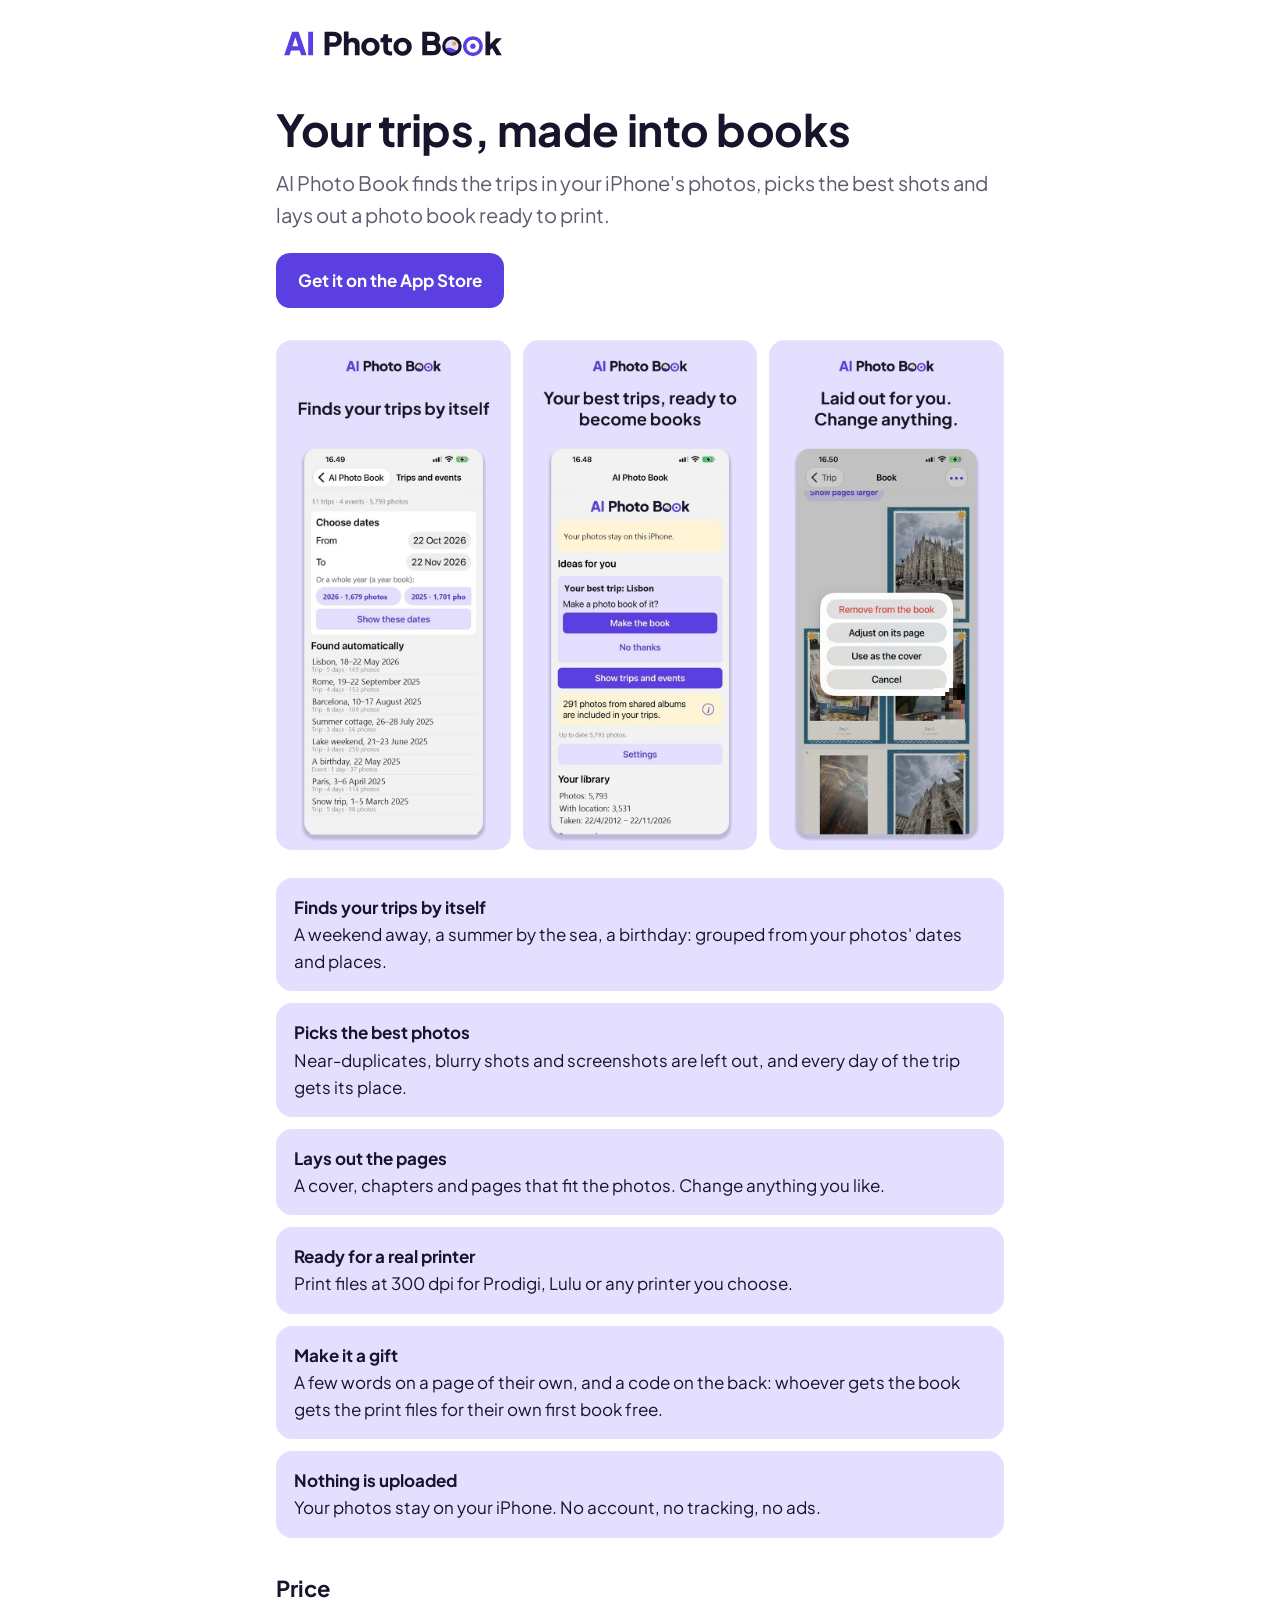
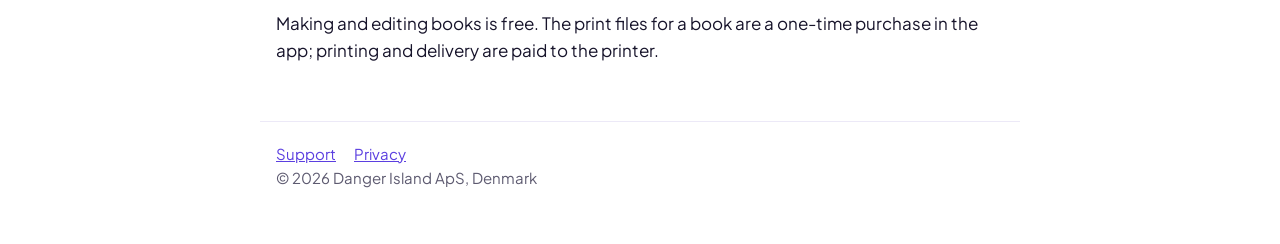
<file: index.html>
<!doctype html>
<html lang="en">
<head>
<meta charset="utf-8">
<meta name="viewport" content="width=device-width, initial-scale=1">
<title>AI Photo Book: your trips, made into books</title>
<meta name="description" content="An iPhone app that finds your trips in your photos, picks the best shots and lays out a book ready to print. Your photos stay on your iPhone.">
<!-- Safari's App Store banner; it shows once the app is live (decision 96). -->
<meta name="apple-itunes-app" content="app-id=6833502306">
<!-- The preview when the site is shared (decision 96). -->
<meta property="og:title" content="AI Photo Book: your trips, made into books">
<meta property="og:description" content="Finds the trips in your iPhone's photos, picks the best shots and lays out a book ready to print.">
<meta property="og:image" content="https://photo-book.ai/assets/og.png">
<meta property="og:image:width" content="1200">
<meta property="og:image:height" content="630">
<meta property="og:url" content="https://photo-book.ai/">
<meta name="twitter:card" content="summary_large_image">
<link rel="icon" href="/assets/favicon.svg" type="image/svg+xml">
<link rel="icon" href="/assets/favicon-32.png" sizes="32x32">
<link rel="apple-touch-icon" href="/assets/apple-touch-icon-180.png">
<link rel="stylesheet" href="/assets/style.css">
</head>
<body>
<header><a href="/"><img src="/assets/logo-horizontal-color.svg" alt="AI Photo Book"></a></header>
<main>
  <h1>Your trips, made into books</h1>
  <p class="lead">AI Photo Book finds the trips in your iPhone's photos, picks the best shots and lays out a photo book ready to print.</p>

  <a class="badge" href="https://apps.apple.com/app/id6833502306?pt=129668486&amp;ct=website&amp;mt=8">Get it on the App Store</a>
  <!-- Once the public TestFlight link is enabled (docs/app-store/testflight.md, step 3): un-comment with its address. -->
  <!-- <a class="badge secondary" href="https://testflight.apple.com/join/REPLACE">Try it early on TestFlight</a> -->

  <div class="shots">
    <img src="/assets/shots/01.jpg" width="600" height="1304" alt="The trips the app found in the photos, each with its dates and number of photos">
    <img src="/assets/shots/02.jpg" width="600" height="1304" alt="Home: the best trip, ready to become a book">
    <img src="/assets/shots/03.jpg" width="600" height="1304" alt="A laid-out book of Milano, with a menu to change a photo">
  </div>

  <ul class="points">
    <li><strong>Finds your trips by itself</strong>A weekend away, a summer by the sea, a birthday: grouped from your photos' dates and places.</li>
    <li><strong>Picks the best photos</strong>Near-duplicates, blurry shots and screenshots are left out, and every day of the trip gets its place.</li>
    <li><strong>Lays out the pages</strong>A cover, chapters and pages that fit the photos. Change anything you like.</li>
    <li><strong>Ready for a real printer</strong>Print files at 300 dpi for Prodigi, Lulu or any printer you choose.</li>
    <li><strong>Make it a gift</strong>A few words on a page of their own, and a code on the back: whoever gets the book gets the print files for their own first book free.</li>
    <li><strong>Nothing is uploaded</strong>Your photos stay on your iPhone. No account, no tracking, no ads.</li>
  </ul>

  <h2>Price</h2>
  <p>Making and editing books is free. The print files for a book are a one-time purchase in the app; printing and delivery are paid to the printer.</p>
</main>
<footer>
  <nav><a href="/support/">Support</a><a href="/privacy/">Privacy</a></nav>
  <p>© 2026 Danger Island ApS, Denmark</p>
</footer>
</body>
</html>
</file>
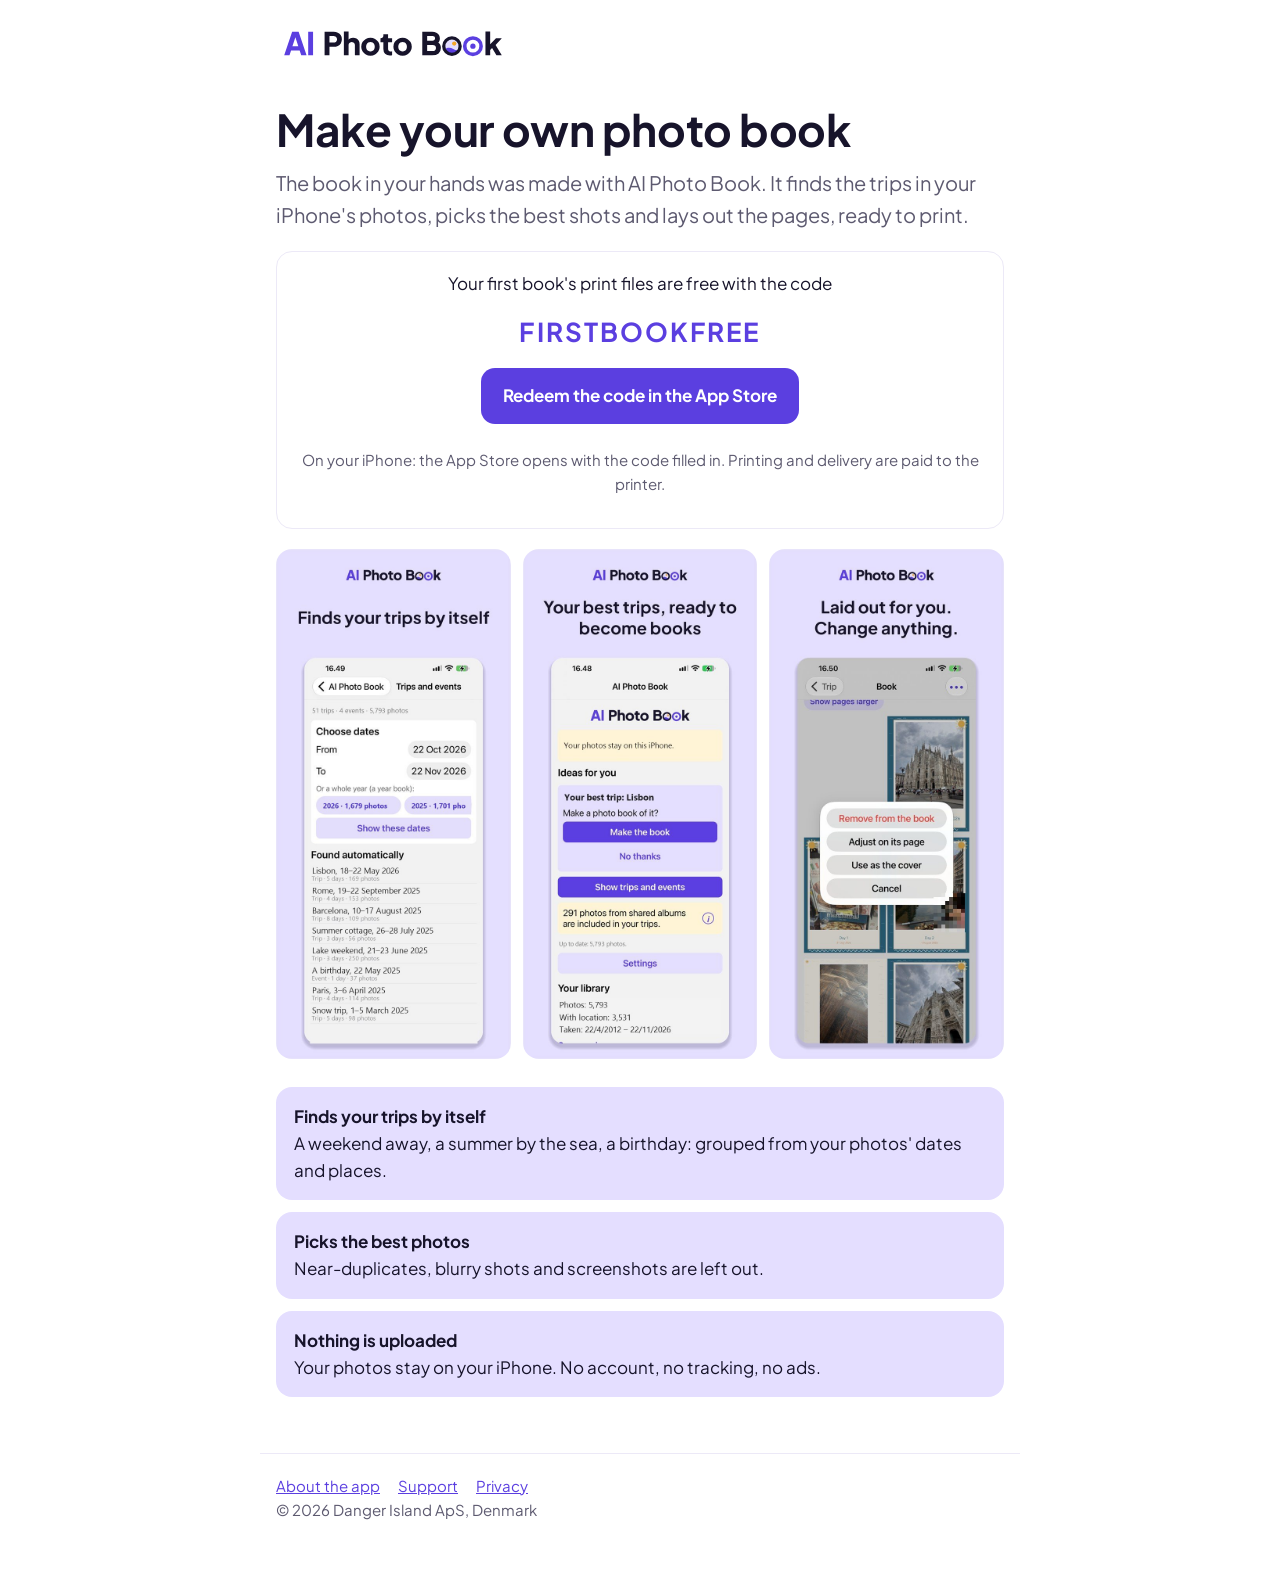
<file: gift/index.html>
<!doctype html>
<html lang="en">
<head>
<meta charset="utf-8">
<meta name="viewport" content="width=device-width, initial-scale=1">
<title>A photo book for you: AI Photo Book</title>
<meta name="description" content="Someone gave you a photo book. Make your own: AI Photo Book finds the trips in your iPhone's photos and lays out a book ready to print.">
<meta name="apple-itunes-app" content="app-id=6833502306">
<meta property="og:title" content="Make your own photo book">
<meta property="og:description" content="AI Photo Book finds the trips in your iPhone's photos and lays out a book ready to print.">
<meta property="og:image" content="https://photo-book.ai/assets/og.png">
<meta name="twitter:card" content="summary_large_image">
<link rel="icon" href="/assets/favicon.svg" type="image/svg+xml">
<link rel="apple-touch-icon" href="/assets/apple-touch-icon-180.png">
<link rel="stylesheet" href="/assets/style.css">
</head>
<body>
<!-- The page the QR code on a book's back cover opens (decision 96, virality review 2026-11-23). The code comes in the
     address (?code=…); nothing is stored or sent. -->
<header><a href="/"><img src="/assets/logo-horizontal-color.svg" alt="AI Photo Book"></a></header>
<main>
  <h1>Make your own photo book</h1>
  <p class="lead">The book in your hands was made with AI Photo Book. It finds the trips in your iPhone's photos, picks the best shots and lays out the pages, ready to print.</p>

  <div class="box gift">
    <p>Your first book's print files are free with the code</p>
    <p class="code" id="code">FIRSTBOOKFREE</p>
    <a class="badge" id="redeem" href="https://apps.apple.com/redeem?ctx=offercodes&amp;id=6833502306&amp;code=FIRSTBOOKFREE">Redeem the code in the App Store</a>
    <p class="note">On your iPhone: the App Store opens with the code filled in. Printing and delivery are paid to the printer.</p>
  </div>

  <div class="shots">
    <img src="/assets/shots/01.jpg" width="600" height="1304" alt="The trips the app found in the photos, each with its dates and number of photos">
    <img src="/assets/shots/02.jpg" width="600" height="1304" alt="Home: the best trip, ready to become a book">
    <img src="/assets/shots/03.jpg" width="600" height="1304" alt="A laid-out book of Milano, with a menu to change a photo">
  </div>

  <ul class="points">
    <li><strong>Finds your trips by itself</strong>A weekend away, a summer by the sea, a birthday: grouped from your photos' dates and places.</li>
    <li><strong>Picks the best photos</strong>Near-duplicates, blurry shots and screenshots are left out.</li>
    <li><strong>Nothing is uploaded</strong>Your photos stay on your iPhone. No account, no tracking, no ads.</li>
  </ul>
</main>
<footer>
  <nav><a href="/">About the app</a><a href="/support/">Support</a><a href="/privacy/">Privacy</a></nav>
  <p>© 2026 Danger Island ApS, Denmark</p>
</footer>
<script>
  // The code from the QR (?code=…), letters, digits and dashes only; else the shared code printed on every book.
  const given = new URLSearchParams(location.search).get('code');
  if (given && /^[A-Za-z0-9-]{1,64}$/.test(given)) {
    document.getElementById('code').textContent = given;
    const redeem = document.getElementById('redeem');
    if (redeem) redeem.href = 'https://apps.apple.com/redeem?ctx=offercodes&id=6833502306&code=' + encodeURIComponent(given);
  }
</script>
</body>
</html>
</file>
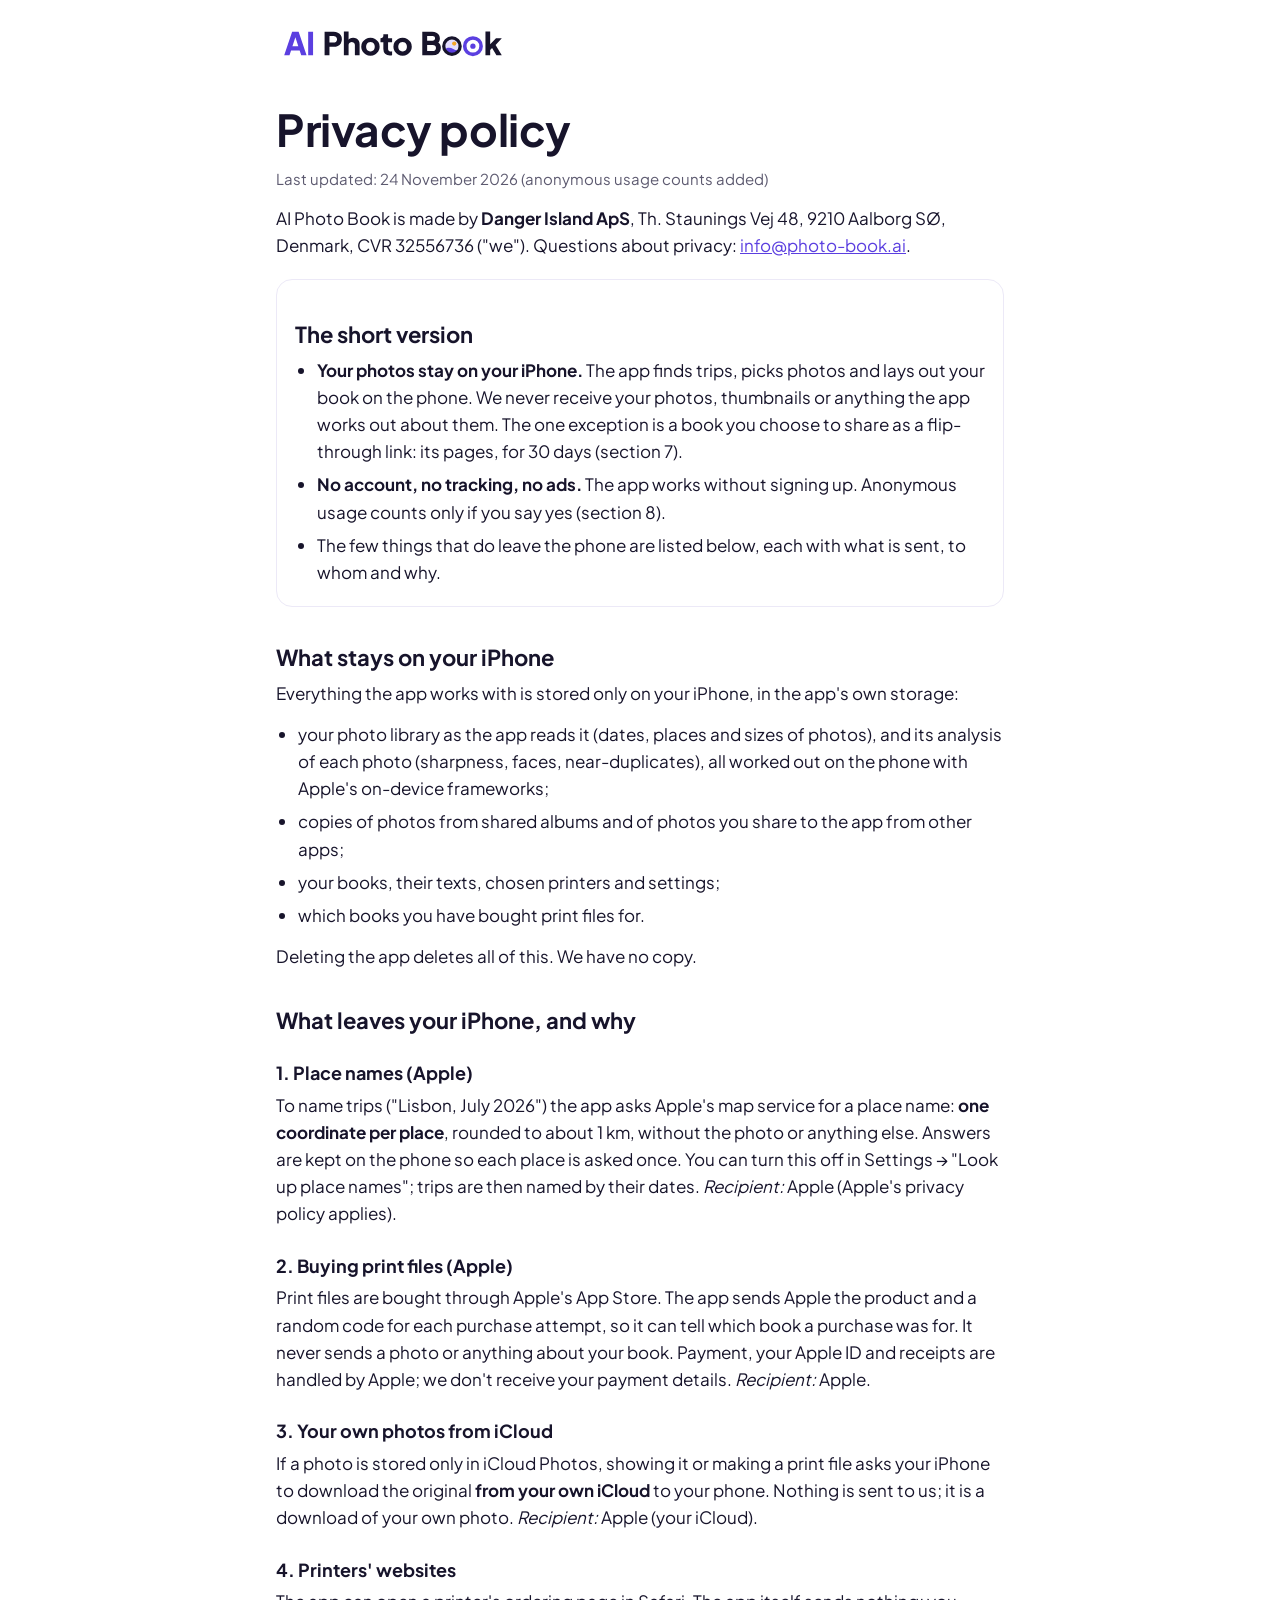
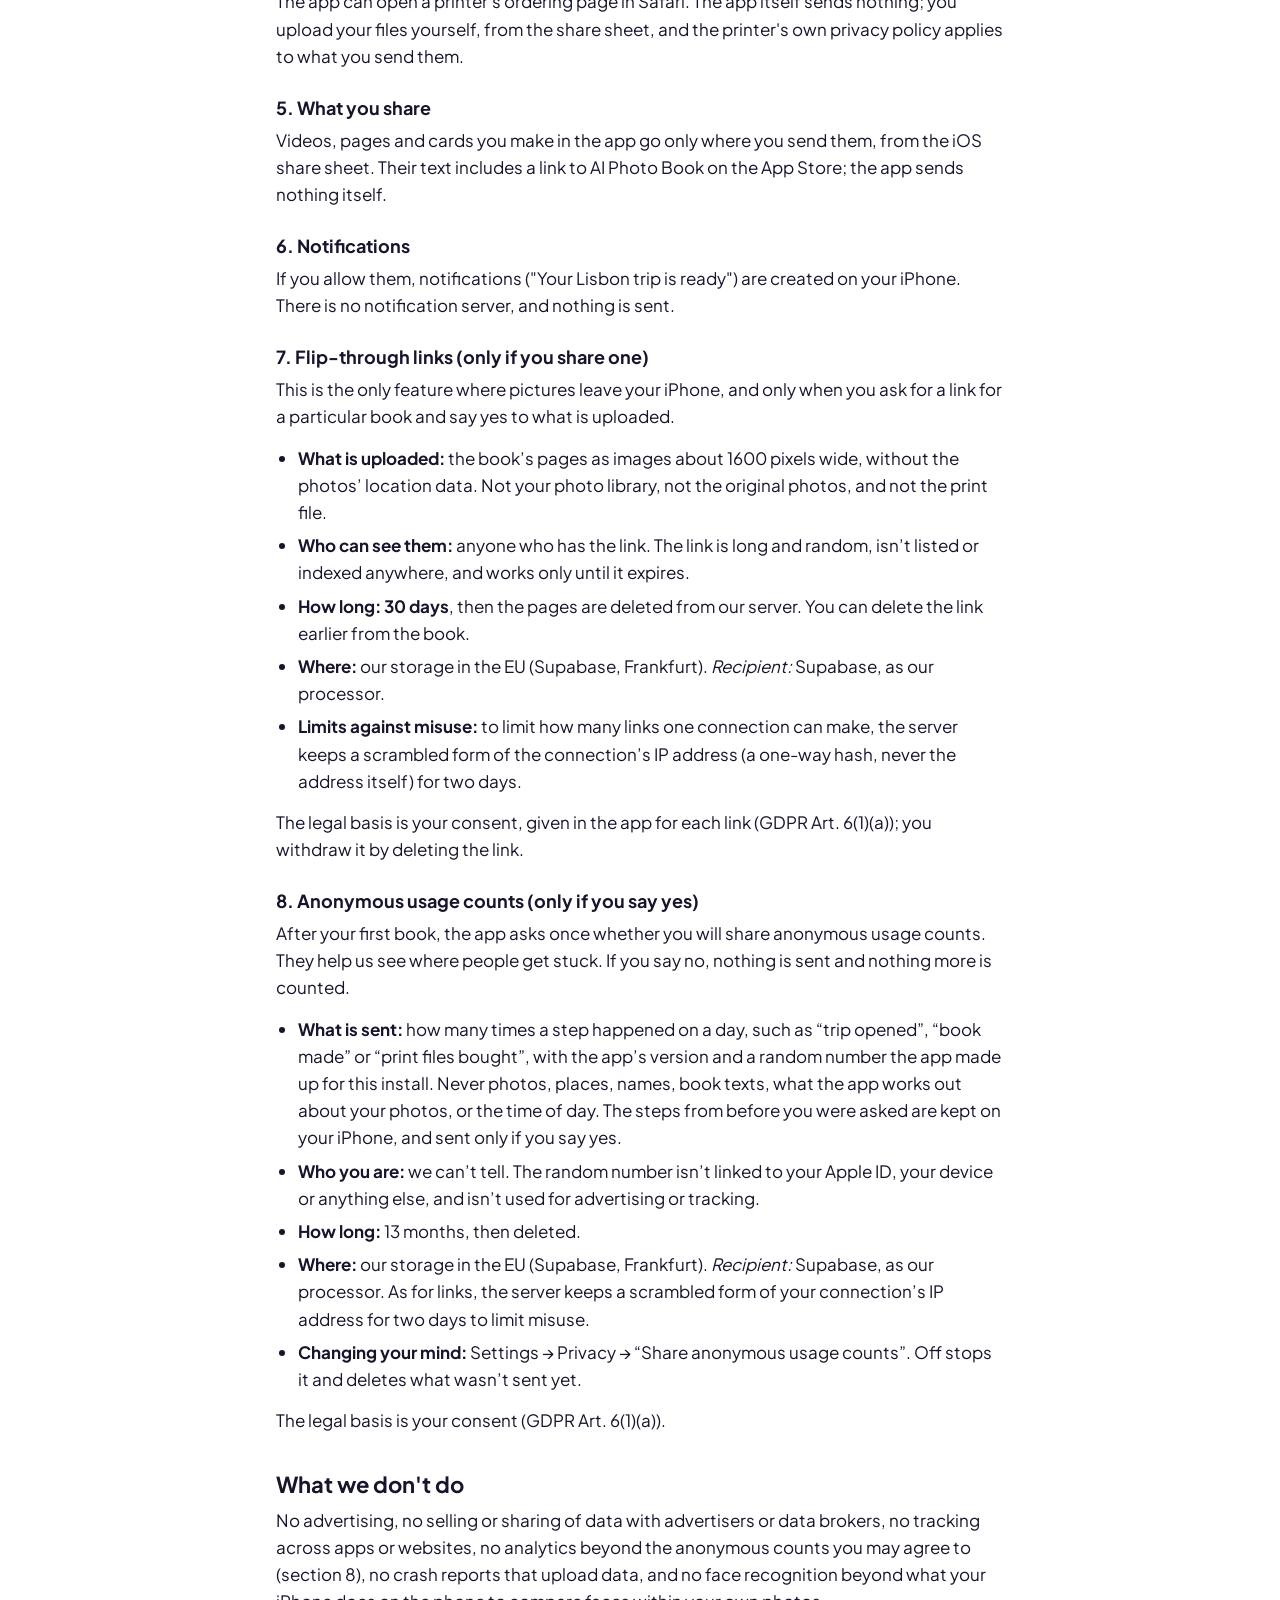
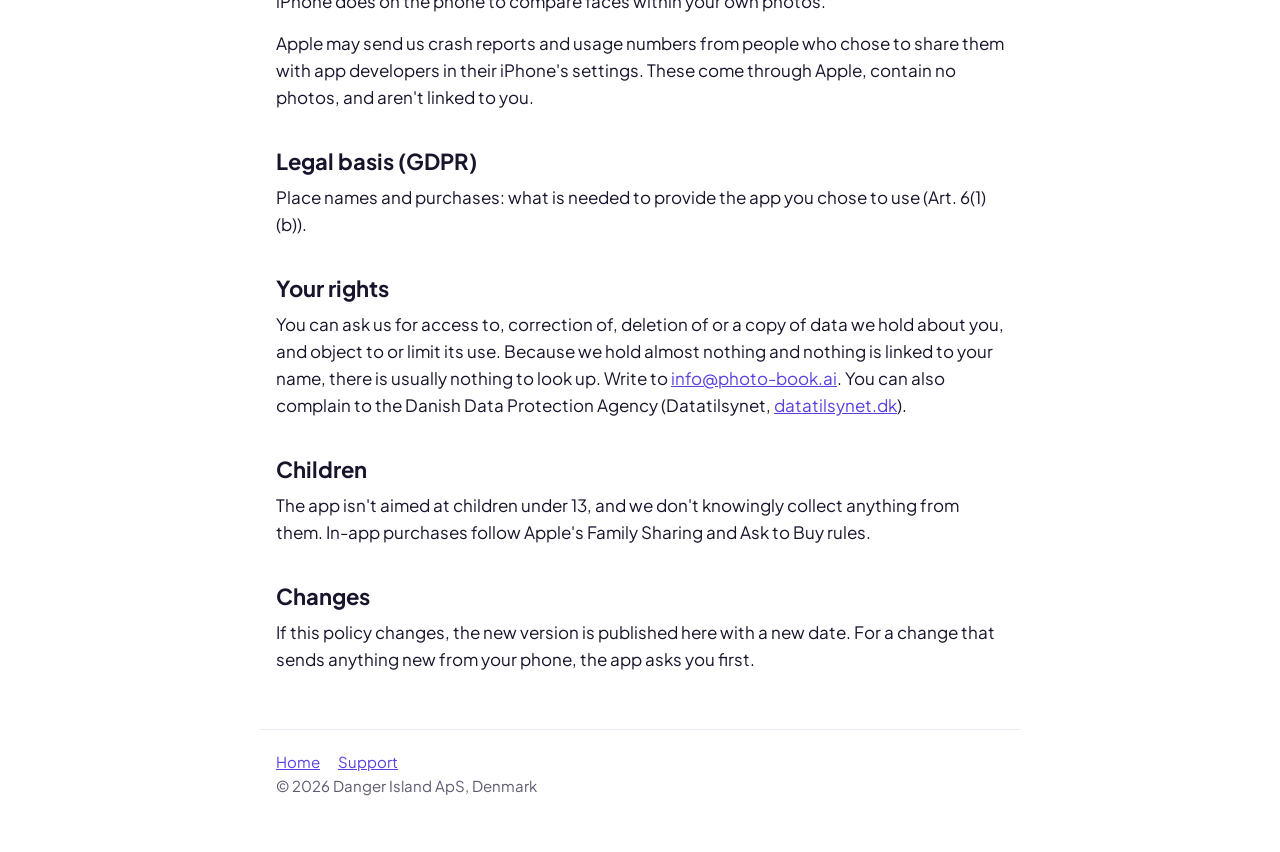
<file: privacy/index.html>
<!doctype html>
<html lang="en">
<head>
<meta charset="utf-8">
<meta name="viewport" content="width=device-width, initial-scale=1">
<title>Privacy policy · AI Photo Book</title>
<meta name="description" content="What AI Photo Book keeps on your iPhone, the few things that leave it, and why.">
<link rel="icon" href="/assets/favicon.svg" type="image/svg+xml">
<link rel="icon" href="/assets/favicon-32.png" sizes="32x32">
<link rel="apple-touch-icon" href="/assets/apple-touch-icon-180.png">
<link rel="stylesheet" href="/assets/style.css">
</head>
<body>
<header><a href="/"><img src="/assets/logo-horizontal-color.svg" alt="AI Photo Book"></a></header>
<main>
  <!-- Source: docs/privacy-policy-draft.md in the app repository (decision 51). Flip-through links added 2026-11-24
       (decision 114); email and rewards aren't live. -->
  <h1>Privacy policy</h1>
  <p class="updated">Last updated: 24 November 2026 (anonymous usage counts added)</p>
  <p>AI Photo Book is made by <strong>Danger Island ApS</strong>, Th. Staunings Vej 48, 9210 Aalborg SØ, Denmark,
    CVR 32556736 ("we"). Questions about privacy: <a href="mailto:info@photo-book.ai">info@photo-book.ai</a>.</p>

  <div class="box">
    <h2>The short version</h2>
    <ul>
      <li><strong>Your photos stay on your iPhone.</strong> The app finds trips, picks photos and lays out your book on
        the phone. We never receive your photos, thumbnails or anything the app works out about them. The one
        exception is a book you choose to share as a flip-through link: its pages, for 30 days (section 7).</li>
      <li><strong>No account, no tracking, no ads.</strong> The app works without signing up. Anonymous usage counts only if
        you say yes (section 8).</li>
      <li>The few things that do leave the phone are listed below, each with what is sent, to whom and why.</li>
    </ul>
  </div>

  <h2>What stays on your iPhone</h2>
  <p>Everything the app works with is stored only on your iPhone, in the app's own storage:</p>
  <ul>
    <li>your photo library as the app reads it (dates, places and sizes of photos), and its analysis of each photo
      (sharpness, faces, near-duplicates), all worked out on the phone with Apple's on-device frameworks;</li>
    <li>copies of photos from shared albums and of photos you share to the app from other apps;</li>
    <li>your books, their texts, chosen printers and settings;</li>
    <li>which books you have bought print files for.</li>
  </ul>
  <p>Deleting the app deletes all of this. We have no copy.</p>

  <h2>What leaves your iPhone, and why</h2>

  <h3>1. Place names (Apple)</h3>
  <p>To name trips ("Lisbon, July 2026") the app asks Apple's map service for a place name: <strong>one coordinate per
    place</strong>, rounded to about 1 km, without the photo or anything else. Answers are kept on the phone so each
    place is asked once. You can turn this off in Settings → "Look up place names"; trips are then named by their
    dates. <em>Recipient:</em> Apple (Apple's privacy policy applies).</p>

  <h3>2. Buying print files (Apple)</h3>
  <p>Print files are bought through Apple's App Store. The app sends Apple the product and a random code for each
    purchase attempt, so it can tell which book a purchase was for. It never sends a photo or anything about your book.
    Payment, your Apple ID and receipts are handled by Apple; we don't receive your payment details.
    <em>Recipient:</em> Apple.</p>

  <h3>3. Your own photos from iCloud</h3>
  <p>If a photo is stored only in iCloud Photos, showing it or making a print file asks your iPhone to download the
    original <strong>from your own iCloud</strong> to your phone. Nothing is sent to us; it is a download of your own
    photo. <em>Recipient:</em> Apple (your iCloud).</p>

  <h3>4. Printers' websites</h3>
  <p>The app can open a printer's ordering page in Safari. The app itself sends nothing; you upload your files
    yourself, from the share sheet, and the printer's own privacy policy applies to what you send them.</p>

  <h3>5. What you share</h3>
  <p>Videos, pages and cards you make in the app go only where you send them, from the iOS share sheet. Their text
    includes a link to AI Photo Book on the App Store; the app sends nothing itself.</p>

  <h3>6. Notifications</h3>
  <p>If you allow them, notifications ("Your Lisbon trip is ready") are created on your iPhone. There is no
    notification server, and nothing is sent.</p>

  <h3>7. Flip-through links (only if you share one)</h3>
  <p>This is the only feature where pictures leave your iPhone, and only when you ask for a link for a particular book
    and say yes to what is uploaded.</p>
  <ul>
    <li><strong>What is uploaded:</strong> the book’s pages as images about 1600 pixels wide, without the photos’
      location data. Not your photo library, not the original photos, and not the print file.</li>
    <li><strong>Who can see them:</strong> anyone who has the link. The link is long and random, isn’t listed or indexed
      anywhere, and works only until it expires.</li>
    <li><strong>How long:</strong> <strong>30 days</strong>, then the pages are deleted from our server. You can delete the
      link earlier from the book.</li>
    <li><strong>Where:</strong> our storage in the EU (Supabase, Frankfurt). <em>Recipient:</em> Supabase, as our
      processor.</li>
    <li><strong>Limits against misuse:</strong> to limit how many links one connection can make, the server keeps a
      scrambled form of the connection’s IP address (a one-way hash, never the address itself) for two days.</li>
  </ul>
  <p>The legal basis is your consent, given in the app for each link (GDPR Art. 6(1)(a)); you withdraw it by deleting
    the link.</p>

  <h3>8. Anonymous usage counts (only if you say yes)</h3>
  <p>After your first book, the app asks once whether you will share anonymous usage counts. They help us see where
    people get stuck. If you say no, nothing is sent and nothing more is counted.</p>
  <ul>
    <li><strong>What is sent:</strong> how many times a step happened on a day, such as “trip opened”, “book
      made” or “print files bought”, with the app’s version and a random number the app made up for this
      install. Never photos, places, names, book texts, what the app works out about your photos, or the time of day.
      The steps from before you were asked are kept on your iPhone, and sent only if you say yes.</li>
    <li><strong>Who you are:</strong> we can’t tell. The random number isn’t linked to your Apple ID, your device or
      anything else, and isn’t used for advertising or tracking.</li>
    <li><strong>How long:</strong> 13 months, then deleted.</li>
    <li><strong>Where:</strong> our storage in the EU (Supabase, Frankfurt). <em>Recipient:</em> Supabase, as our
      processor. As for links, the server keeps a scrambled form of your connection’s IP address for two days to
      limit misuse.</li>
    <li><strong>Changing your mind:</strong> Settings → Privacy → “Share anonymous usage counts”. Off
      stops it and deletes what wasn’t sent yet.</li>
  </ul>
  <p>The legal basis is your consent (GDPR Art. 6(1)(a)).</p>

  <h2>What we don't do</h2>
  <p>No advertising, no selling or sharing of data with advertisers or data brokers, no tracking across apps or
    websites, no analytics beyond the anonymous counts you may agree to (section 8), no crash reports that upload data, and no face recognition beyond what your iPhone does on
    the phone to compare faces within your own photos.</p>
  <p>Apple may send us crash reports and usage numbers from people who chose to share them with app developers in their
    iPhone's settings. These come through Apple, contain no photos, and aren't linked to you.</p>

  <h2>Legal basis (GDPR)</h2>
  <p>Place names and purchases: what is needed to provide the app you chose to use (Art. 6(1)(b)).</p>

  <h2>Your rights</h2>
  <p>You can ask us for access to, correction of, deletion of or a copy of data we hold about you, and object to or
    limit its use. Because we hold almost nothing and nothing is linked to your name, there is usually nothing to look
    up. Write to <a href="mailto:info@photo-book.ai">info@photo-book.ai</a>. You can also complain to the Danish Data Protection Agency
    (Datatilsynet, <a href="https://www.datatilsynet.dk">datatilsynet.dk</a>).</p>

  <h2>Children</h2>
  <p>The app isn't aimed at children under 13, and we don't knowingly collect anything from them. In-app purchases
    follow Apple's Family Sharing and Ask to Buy rules.</p>

  <h2>Changes</h2>
  <p>If this policy changes, the new version is published here with a new date. For a change that sends anything new
    from your phone, the app asks you first.</p>
</main>
<footer>
  <nav><a href="/">Home</a><a href="/support/">Support</a></nav>
  <p>© 2026 Danger Island ApS, Denmark</p>
</footer>
</body>
</html>
</file>
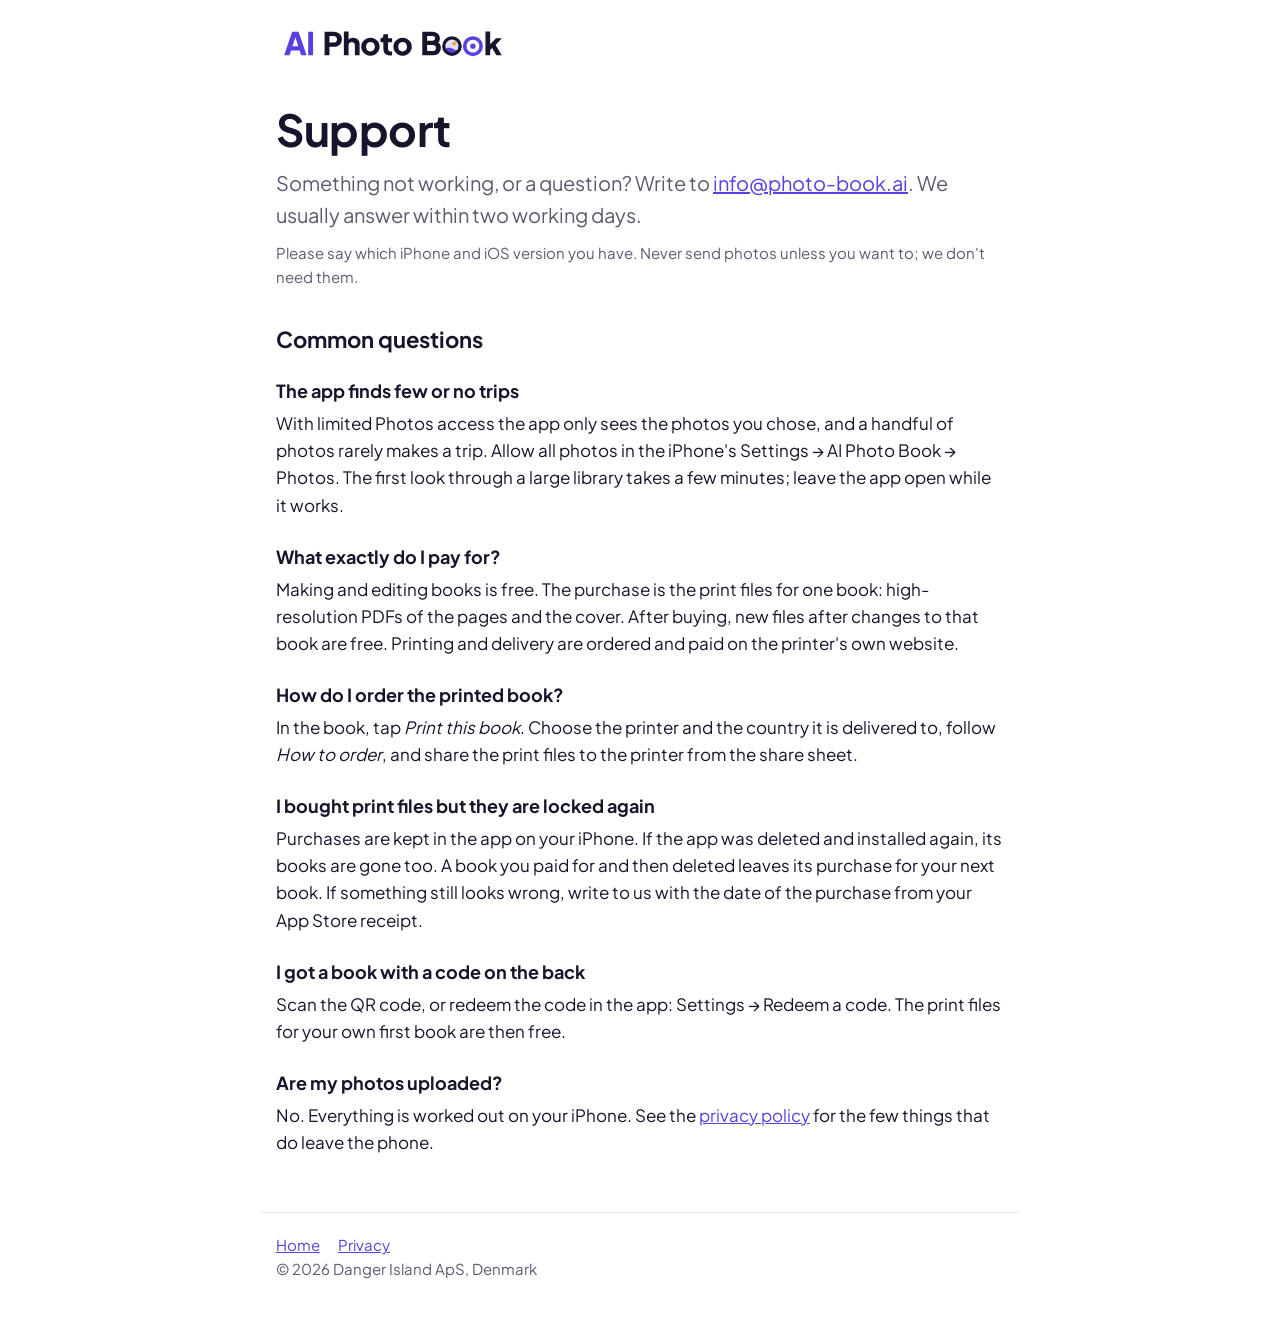
<file: support/index.html>
<!doctype html>
<html lang="en">
<head>
<meta charset="utf-8">
<meta name="viewport" content="width=device-width, initial-scale=1">
<title>Support · AI Photo Book</title>
<meta name="description" content="Help with AI Photo Book: photo access, finding trips, buying print files and ordering a printed book.">
<link rel="icon" href="/assets/favicon.svg" type="image/svg+xml">
<link rel="icon" href="/assets/favicon-32.png" sizes="32x32">
<link rel="apple-touch-icon" href="/assets/apple-touch-icon-180.png">
<link rel="stylesheet" href="/assets/style.css">
</head>
<body>
<header><a href="/"><img src="/assets/logo-horizontal-color.svg" alt="AI Photo Book"></a></header>
<main>
  <h1>Support</h1>
  <p class="lead">Something not working, or a question? Write to <a href="mailto:info@photo-book.ai">info@photo-book.ai</a>. We usually
    answer within two working days.</p>
  <p class="who">Please say which iPhone and iOS version you have. Never send photos unless you want to; we don't need
    them.</p>

  <h2>Common questions</h2>

  <h3>The app finds few or no trips</h3>
  <p>With limited Photos access the app only sees the photos you chose, and a handful of photos rarely makes a trip.
    Allow all photos in the iPhone's Settings → AI Photo Book → Photos. The first look through a large library takes a
    few minutes; leave the app open while it works.</p>

  <h3>What exactly do I pay for?</h3>
  <p>Making and editing books is free. The purchase is the print files for one book: high-resolution PDFs of the pages
    and the cover. After buying, new files after changes to that book are free. Printing and delivery are ordered and
    paid on the printer's own website.</p>

  <h3>How do I order the printed book?</h3>
  <p>In the book, tap <em>Print this book</em>. Choose the printer and the country it is delivered to, follow
    <em>How to order</em>, and share the print files to the printer from the share sheet.</p>

  <h3>I bought print files but they are locked again</h3>
  <p>Purchases are kept in the app on your iPhone. If the app was deleted and installed again, its books are gone too.
    A book you paid for and then deleted leaves its purchase for your next book. If something still looks wrong, write
    to us with the date of the purchase from your App Store receipt.</p>

  <h3>I got a book with a code on the back</h3>
  <p>Scan the QR code, or redeem the code in the app: Settings → Redeem a code. The print files for your own first book
    are then free.</p>

  <h3>Are my photos uploaded?</h3>
  <p>No. Everything is worked out on your iPhone. See the <a href="/privacy/">privacy policy</a> for the few things
    that do leave the phone.</p>
</main>
<footer>
  <nav><a href="/">Home</a><a href="/privacy/">Privacy</a></nav>
  <p>© 2026 Danger Island ApS, Denmark</p>
</footer>
</body>
</html>
</file>
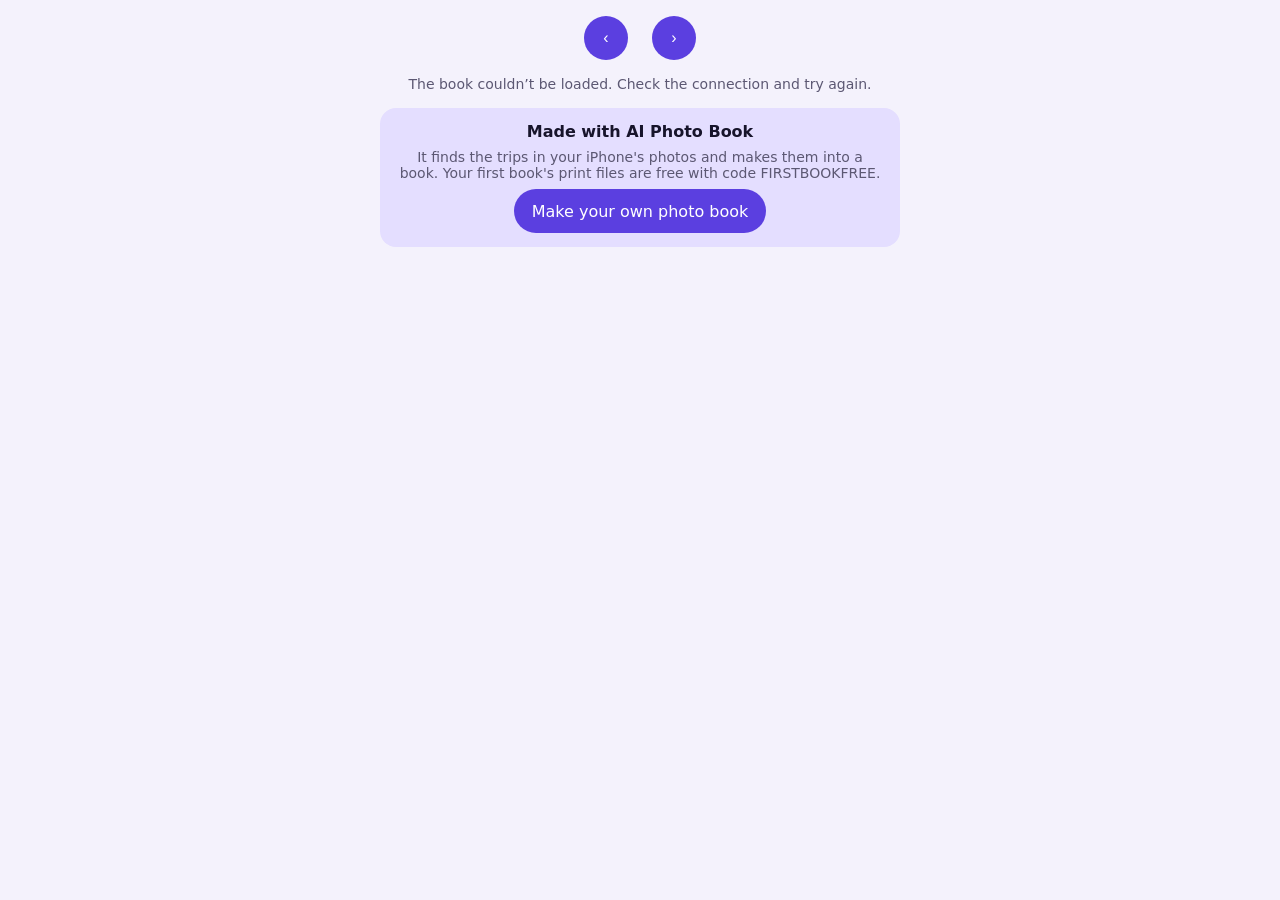
<file: view/index.html>
<!doctype html>
<html lang="en">
<head>
  <meta charset="utf-8">
  <meta name="viewport" content="width=device-width, initial-scale=1">
  <!-- Unlisted: never indexed (decision 25). -->
  <meta name="robots" content="noindex, nofollow">
  <title>A photo book shared with you</title>
  <!-- Safari's App Store banner (virality review 2026-11-23). -->
  <meta name="apple-itunes-app" content="app-id=6833502306">
  <!-- The preview in Messages and elsewhere: the same for every book (the book's id is after #, never sent). -->
  <meta property="og:title" content="A photo book shared with you">
  <meta property="og:description" content="Turn the pages. Made with AI Photo Book: your trips, made into books.">
  <meta property="og:image" content="https://photo-book.ai/assets/og.png">
  <meta property="og:image:width" content="1200">
  <meta property="og:image:height" content="630">
  <meta name="twitter:card" content="summary_large_image">
  <style>
    :root { --ink: #17142B; --violet: #5B3FE0; --paper: #F4F2FC; --lavender: #E4DEFF; }
    * { box-sizing: border-box; }
    body { margin: 0; font-family: -apple-system, "Plus Jakarta Sans", system-ui, sans-serif; color: var(--ink); background: var(--paper); }
    main { max-width: 900px; margin: 0 auto; padding: 16px; display: flex; flex-direction: column; align-items: center; gap: 16px; min-height: 100vh; }
    #page { width: 100%; max-height: 70vh; object-fit: contain; background: #fff; box-shadow: 0 4px 24px rgba(23, 20, 43, .15); border-radius: 4px; touch-action: pan-y; }
    nav { display: flex; gap: 12px; align-items: center; }
    button, a.cta { min-height: 44px; min-width: 44px; padding: 0 18px; border: 0; border-radius: 22px; background: var(--violet); color: #fff; font-size: 16px; text-decoration: none; display: inline-flex; align-items: center; justify-content: center; }
    button:disabled { opacity: .4; }
    .muted { color: #5C5873; font-size: 14px; text-align: center; margin: 0; }
    .made { width: 100%; max-width: 520px; background: var(--lavender); border-radius: 16px; padding: 14px 16px; display: flex; flex-direction: column; align-items: center; gap: 8px; text-align: center; }
    .made strong { font-size: 16px; }
  </style>
</head>
<body>
<main>
  <img id="page" alt="">
  <nav>
    <button id="prev" aria-label="Previous page">‹</button>
    <span id="count" aria-live="polite"></span>
    <button id="next" aria-label="Next page">›</button>
  </nav>
  <p class="muted" id="note"></p>
  <!-- On every page and on an expired link (virality review 2026-11-23: only the last page had it, with a placeholder id). -->
  <section class="made">
    <strong>Made with AI Photo Book</strong>
    <span class="muted">It finds the trips in your iPhone's photos and makes them into a book. Your first book's print files are free with code FIRSTBOOKFREE.</span>
    <!-- ct: Apple's campaign token, so App Store Connect counts installs from here; add &pt=<provider token> with the app's. -->
    <a class="cta" id="cta" href="https://apps.apple.com/app/id6833502306?pt=129668486&amp;ct=flipbook&amp;mt=8">Make your own photo book</a>
  </section>
</main>
<script>
  // The flip-through viewer (decision 50). The link is .../view#<id>: the id never reaches the web server's logs.
  // The flipbook Edge Function of the app's Supabase project (Frankfurt; decision 114). Not a secret: the app uses it too.
  const FUNCTION_URL = 'https://hijafokuvroaxuogccpx.supabase.co/functions/v1/flipbook';
  const id = location.hash.slice(1);
  const img = document.getElementById('page'), count = document.getElementById('count'), note = document.getElementById('note');
  let pages = [], at = 0;
  function show() {
    img.src = pages[at];
    img.alt = `Page ${at + 1} of ${pages.length}`;
    count.textContent = `${at + 1} / ${pages.length}`;
    document.getElementById('prev').disabled = at === 0;
    document.getElementById('next').disabled = at === pages.length - 1;
    if (pages[at + 1]) new Image().src = pages[at + 1];
  }
  const go = (step) => { const to = at + step; if (to >= 0 && to < pages.length) { at = to; show(); } };
  document.getElementById('prev').onclick = () => go(-1);
  document.getElementById('next').onclick = () => go(1);
  document.addEventListener('keydown', (e) => { if (e.key === 'ArrowRight') go(1); if (e.key === 'ArrowLeft') go(-1); });
  // Swipe to turn the page on a phone.
  let startX = null;
  img.addEventListener('touchstart', (e) => { startX = e.touches[0].clientX; }, { passive: true });
  img.addEventListener('touchend', (e) => {
    if (startX == null) return;
    const dx = e.changedTouches[0].clientX - startX;
    startX = null;
    if (Math.abs(dx) > 40) go(dx < 0 ? 1 : -1);
  });
  fetch(`${FUNCTION_URL}?id=${encodeURIComponent(id)}`)
    .then((r) => (r.ok ? r.json() : Promise.reject(r.status)))
    .then((d) => {
      pages = d.pages;
      note.textContent = `Shared privately. This link stops working on ${new Date(d.expiresAt).toLocaleDateString()}.`;
      show();
    })
    // Gone (404) or not reachable: said differently, so a live link isn't called "no longer shared" (phone test
    // 2026-11-24).
    .catch((status) => {
      note.textContent = status === 404 ? 'This book is no longer shared.' : 'The book couldn’t be loaded. Check the connection and try again.';
      img.hidden = true;
      document.querySelector('nav').hidden = true;
    });
</script>
</body>
</html>
</file>
<file: assets/style.css>
/* photo-book.ai: brand colours and type (assets/brand/README.md). Fonts are served from this site, not Google. */
@font-face { font-family: 'Plus Jakarta Sans'; src: url('PlusJakartaSans-Regular.ttf') format('truetype'); font-weight: 400; font-display: swap; }
@font-face { font-family: 'Plus Jakarta Sans'; src: url('PlusJakartaSans-Bold.ttf') format('truetype'); font-weight: 700 800; font-display: swap; }

:root {
  --violet: #5B3FE0;
  --ink: #17142B;
  --amber: #F4A62A;
  --lavender: #E4DEFF;
  --muted: #5d5a70;
  --bg: #FFFFFF;
  --line: #ECE9F7;
}

* { box-sizing: border-box; }
html { -webkit-text-size-adjust: 100%; }
body {
  margin: 0;
  background: var(--bg);
  color: var(--ink);
  font: 400 17px/1.6 'Plus Jakarta Sans', -apple-system, BlinkMacSystemFont, 'Segoe UI', sans-serif;
}
a { color: var(--violet); }
header, main, footer { max-width: 760px; margin: 0 auto; padding: 0 16px; }
header { padding-top: 24px; padding-bottom: 8px; }
header img { height: 40px; width: auto; display: block; }
h1 { font-weight: 800; font-size: clamp(30px, 6vw, 44px); line-height: 1.15; margin: 32px 0 12px; letter-spacing: -0.01em; }
h2 { font-weight: 800; font-size: 22px; line-height: 1.3; margin: 36px 0 8px; }
h3 { font-weight: 700; font-size: 18px; margin: 24px 0 4px; }
p, ul { margin: 0 0 14px; }
ul { padding-left: 22px; }
li { margin-bottom: 6px; }
.lead { font-size: 20px; color: var(--muted); max-width: 36em; }
.updated { color: var(--muted); font-size: 15px; }
.who { color: var(--muted); font-size: 15px; margin-top: -4px; }

.points { list-style: none; padding: 0; display: grid; gap: 12px; margin: 28px 0; }
.points li { background: var(--lavender); border-radius: 16px; padding: 16px 18px; margin: 0; }
.points strong { display: block; font-weight: 700; }

.badge {
  display: inline-block; background: var(--violet); color: #fff; text-decoration: none;
  font-weight: 700; padding: 14px 22px; border-radius: 14px; min-height: 44px; margin: 8px 0 24px;
}
.badge.soon { background: var(--ink); }

.box { border: 1px solid var(--line); border-radius: 16px; padding: 4px 18px 6px; margin: 20px 0; }

footer { border-top: 1px solid var(--line); margin-top: 56px; padding-top: 20px; padding-bottom: 40px; color: var(--muted); font-size: 15px; }
footer nav a { margin-right: 18px; }

/* Book pictures and the gift page (decision 96). */
.badge.secondary { background: var(--lavender); color: var(--violet); margin-left: 8px; }
.shots { display: grid; grid-template-columns: repeat(3, 1fr); gap: 12px; margin: 8px 0 28px; }
.shots img { width: 100%; height: auto; border-radius: 16px; display: block; }
@media (max-width: 520px) { .shots { grid-template-columns: 1fr 1fr; } .shots img:nth-child(3) { display: none; } }
.gift { text-align: center; padding: 18px; }
.gift .code { font-weight: 800; font-size: 26px; letter-spacing: 0.08em; color: var(--violet); margin: 4px 0 8px; }
.gift .note { color: var(--muted); font-size: 15px; }
</file>
